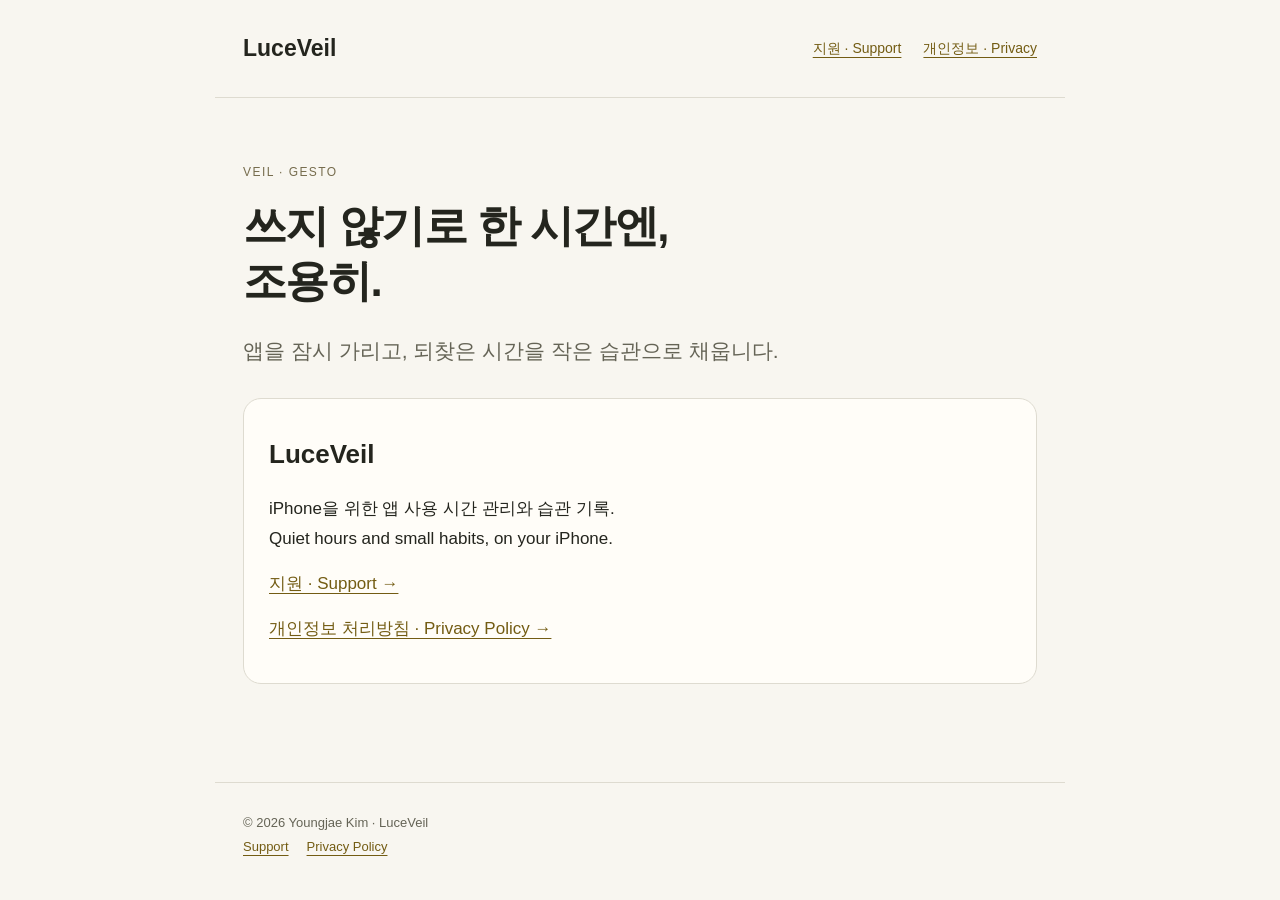
<file: index.html>
<!doctype html>
<html lang="ko"><head><meta charset="utf-8"><meta name="viewport" content="width=device-width,initial-scale=1"><title>LuceVeil · LuceVeil</title><meta name="description" content="Veil과 Gesto를 위한 공식 지원 및 개인정보 안내."><link rel="stylesheet" href="style.css"></head><body><a class="skip" href="#main">본문으로 이동 / Skip to content</a><header><a class="brand" href="index.html">LuceVeil</a><nav aria-label="주요 메뉴 / Main navigation"><a href="support.html">지원 · Support</a><a href="PRIVACY.html">개인정보 · Privacy</a></nav></header><main id="main"><p class="eyebrow">Veil · Gesto</p><h1>쓰지 않기로 한 시간엔,<br>조용히.</h1><p class="intro">앱을 잠시 가리고, 되찾은 시간을 작은 습관으로 채웁니다.</p><div class="card"><h2 style="border:0;margin-top:0">LuceVeil</h2><p>iPhone을 위한 앱 사용 시간 관리와 습관 기록.<br><span lang="en">Quiet hours and small habits, on your iPhone.</span></p><p><a href="support.html">지원 · Support →</a></p><p><a href="PRIVACY.html">개인정보 처리방침 · Privacy Policy →</a></p></div></main><footer>© 2026 Youngjae Kim · LuceVeil<br><a href="support.html">Support</a><a href="PRIVACY.html">Privacy Policy</a></footer></body></html>
</file>
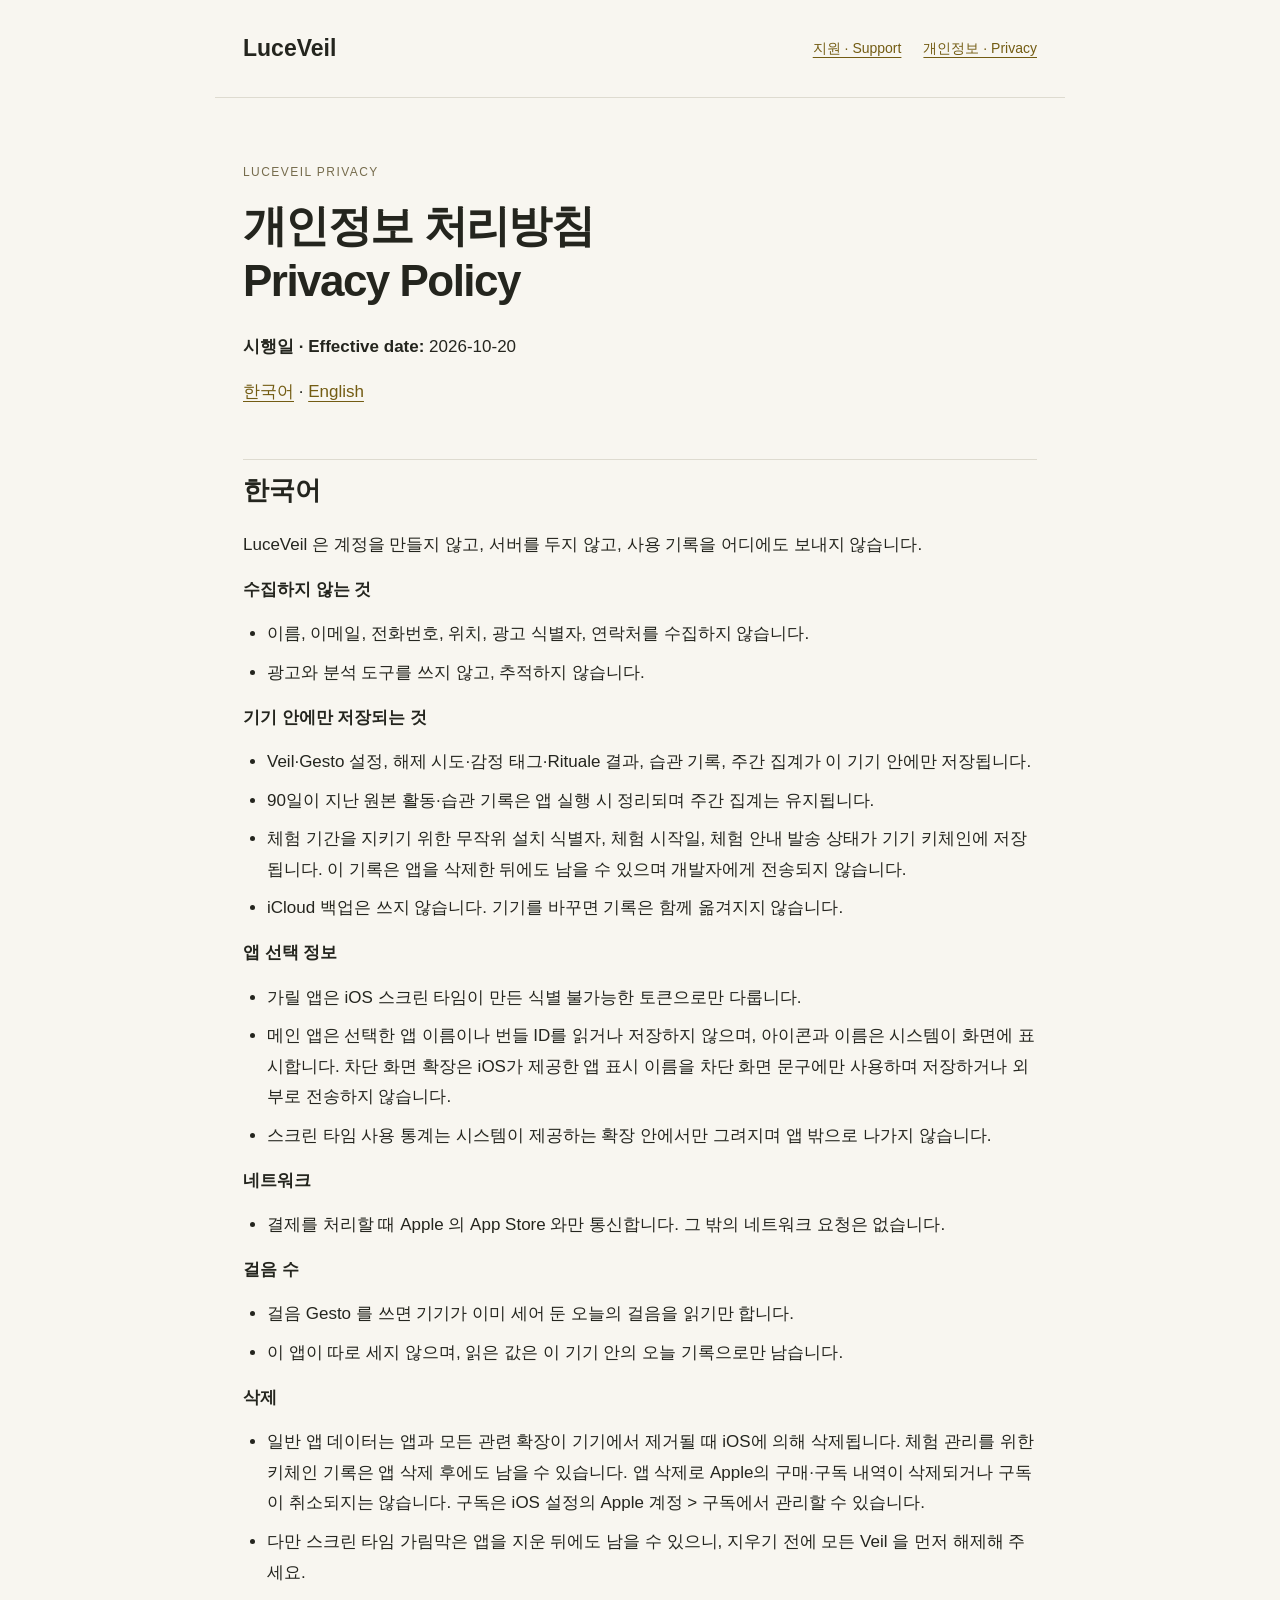
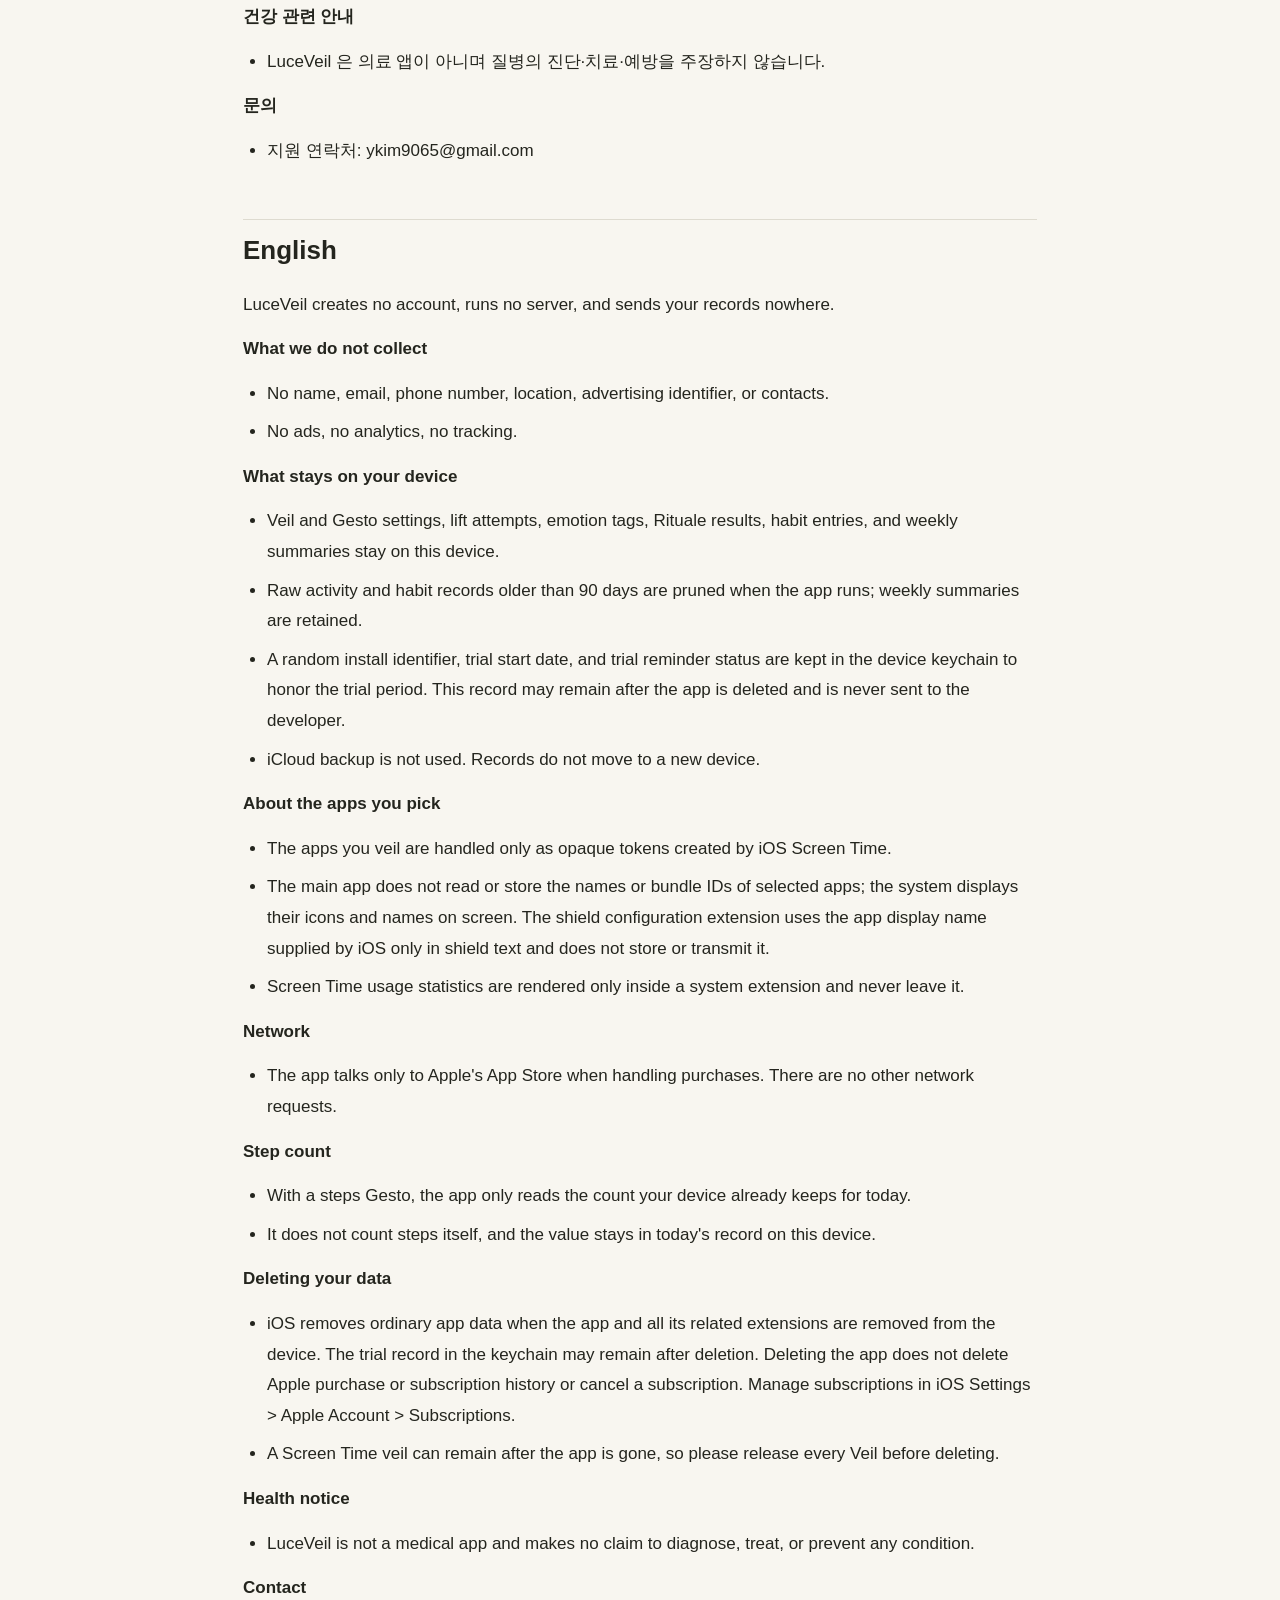
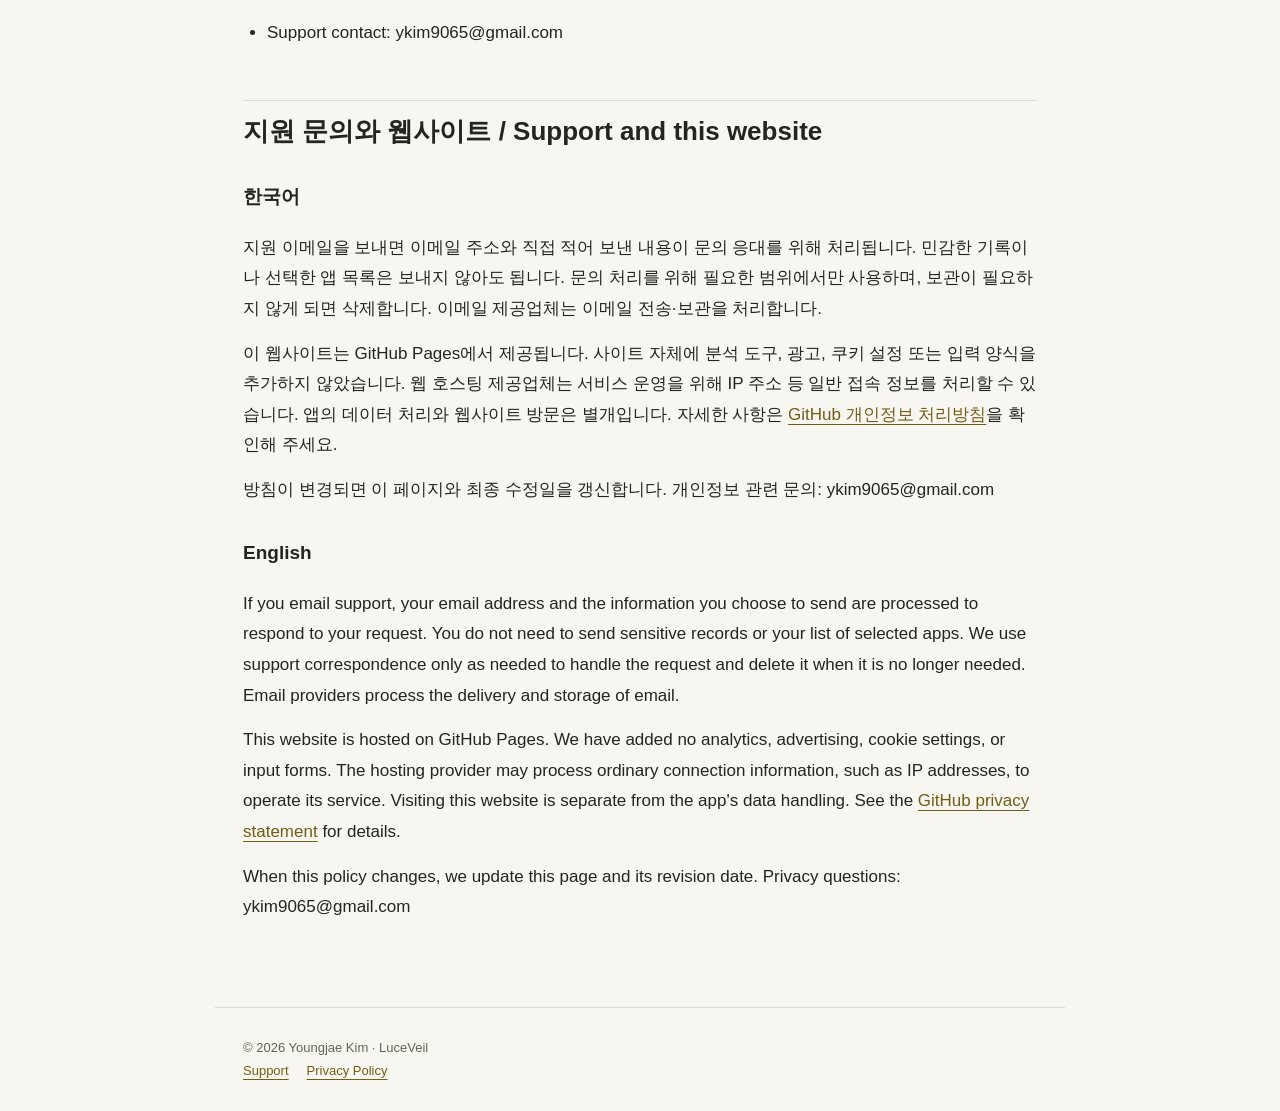
<file: PRIVACY.html>
<!doctype html>
<html lang="ko"><head><meta charset="utf-8"><meta name="viewport" content="width=device-width,initial-scale=1"><title>개인정보 처리방침 · Privacy Policy · LuceVeil</title><meta name="description" content="LuceVeil의 기기 내 데이터 처리와 개인정보 보호 안내. LuceVeil privacy policy."><link rel="stylesheet" href="style.css"></head><body><a class="skip" href="#main">본문으로 이동 / Skip to content</a><header><a class="brand" href="index.html">LuceVeil</a><nav aria-label="주요 메뉴 / Main navigation"><a href="support.html">지원 · Support</a><a href="PRIVACY.html">개인정보 · Privacy</a></nav></header><main id="main"><p class="eyebrow">LuceVeil Privacy</p><h1>개인정보 처리방침<br>Privacy Policy</h1><p><strong>시행일 · Effective date:</strong> 2026-10-20</p><p><a href="#ko">한국어</a> · <a href="#en">English</a></p>
<h2 id="ko">한국어</h2>
<p>LuceVeil 은 계정을 만들지 않고, 서버를 두지 않고, 사용 기록을 어디에도 보내지 않습니다.</p>
<p><strong>수집하지 않는 것</strong></p>
<ul>
<li>이름, 이메일, 전화번호, 위치, 광고 식별자, 연락처를 수집하지 않습니다.</li>
<li>광고와 분석 도구를 쓰지 않고, 추적하지 않습니다.</li>
</ul>
<p><strong>기기 안에만 저장되는 것</strong></p>
<ul>
<li>Veil·Gesto 설정, 해제 시도·감정 태그·Rituale 결과, 습관 기록, 주간 집계가 이 기기 안에만 저장됩니다.</li>
<li>90일이 지난 원본 활동·습관 기록은 앱 실행 시 정리되며 주간 집계는 유지됩니다.</li>
<li>체험 기간을 지키기 위한 무작위 설치 식별자, 체험 시작일, 체험 안내 발송 상태가 기기 키체인에 저장됩니다. 이 기록은 앱을 삭제한 뒤에도 남을 수 있으며 개발자에게 전송되지 않습니다.</li>
<li>iCloud 백업은 쓰지 않습니다. 기기를 바꾸면 기록은 함께 옮겨지지 않습니다.</li>
</ul>
<p><strong>앱 선택 정보</strong></p>
<ul>
<li>가릴 앱은 iOS 스크린 타임이 만든 식별 불가능한 토큰으로만 다룹니다.</li>
<li>메인 앱은 선택한 앱 이름이나 번들 ID를 읽거나 저장하지 않으며, 아이콘과 이름은 시스템이 화면에 표시합니다. 차단 화면 확장은 iOS가 제공한 앱 표시 이름을 차단 화면 문구에만 사용하며 저장하거나 외부로 전송하지 않습니다.</li>
<li>스크린 타임 사용 통계는 시스템이 제공하는 확장 안에서만 그려지며 앱 밖으로 나가지 않습니다.</li>
</ul>
<p><strong>네트워크</strong></p>
<ul>
<li>결제를 처리할 때 Apple 의 App Store 와만 통신합니다. 그 밖의 네트워크 요청은 없습니다.</li>
</ul>
<p><strong>걸음 수</strong></p>
<ul>
<li>걸음 Gesto 를 쓰면 기기가 이미 세어 둔 오늘의 걸음을 읽기만 합니다.</li>
<li>이 앱이 따로 세지 않으며, 읽은 값은 이 기기 안의 오늘 기록으로만 남습니다.</li>
</ul>
<p><strong>삭제</strong></p>
<ul>
<li>일반 앱 데이터는 앱과 모든 관련 확장이 기기에서 제거될 때 iOS에 의해 삭제됩니다. 체험 관리를 위한 키체인 기록은 앱 삭제 후에도 남을 수 있습니다. 앱 삭제로 Apple의 구매·구독 내역이 삭제되거나 구독이 취소되지는 않습니다. 구독은 iOS 설정의 Apple 계정 &gt; 구독에서 관리할 수 있습니다.</li>
<li>다만 스크린 타임 가림막은 앱을 지운 뒤에도 남을 수 있으니, 지우기 전에 모든 Veil 을 먼저 해제해 주세요.</li>
</ul>
<p><strong>건강 관련 안내</strong></p>
<ul>
<li>LuceVeil 은 의료 앱이 아니며 질병의 진단·치료·예방을 주장하지 않습니다.</li>
</ul>
<p><strong>문의</strong></p>
<ul>
<li>지원 연락처: ykim9065@gmail.com</li>
</ul>
<section lang="en"><h2 id="en">English</h2>
<p>LuceVeil creates no account, runs no server, and sends your records nowhere.</p>
<p><strong>What we do not collect</strong></p>
<ul>
<li>No name, email, phone number, location, advertising identifier, or contacts.</li>
<li>No ads, no analytics, no tracking.</li>
</ul>
<p><strong>What stays on your device</strong></p>
<ul>
<li>Veil and Gesto settings, lift attempts, emotion tags, Rituale results, habit entries, and weekly summaries stay on this device.</li>
<li>Raw activity and habit records older than 90 days are pruned when the app runs; weekly summaries are retained.</li>
<li>A random install identifier, trial start date, and trial reminder status are kept in the device keychain to honor the trial period. This record may remain after the app is deleted and is never sent to the developer.</li>
<li>iCloud backup is not used. Records do not move to a new device.</li>
</ul>
<p><strong>About the apps you pick</strong></p>
<ul>
<li>The apps you veil are handled only as opaque tokens created by iOS Screen Time.</li>
<li>The main app does not read or store the names or bundle IDs of selected apps; the system displays their icons and names on screen. The shield configuration extension uses the app display name supplied by iOS only in shield text and does not store or transmit it.</li>
<li>Screen Time usage statistics are rendered only inside a system extension and never leave it.</li>
</ul>
<p><strong>Network</strong></p>
<ul>
<li>The app talks only to Apple&#x27;s App Store when handling purchases. There are no other network requests.</li>
</ul>
<p><strong>Step count</strong></p>
<ul>
<li>With a steps Gesto, the app only reads the count your device already keeps for today.</li>
<li>It does not count steps itself, and the value stays in today&#x27;s record on this device.</li>
</ul>
<p><strong>Deleting your data</strong></p>
<ul>
<li>iOS removes ordinary app data when the app and all its related extensions are removed from the device. The trial record in the keychain may remain after deletion. Deleting the app does not delete Apple purchase or subscription history or cancel a subscription. Manage subscriptions in iOS Settings &gt; Apple Account &gt; Subscriptions.</li>
<li>A Screen Time veil can remain after the app is gone, so please release every Veil before deleting.</li>
</ul>
<p><strong>Health notice</strong></p>
<ul>
<li>LuceVeil is not a medical app and makes no claim to diagnose, treat, or prevent any condition.</li>
</ul>
<p><strong>Contact</strong></p>
<ul>
<li>Support contact: ykim9065@gmail.com</li>
</ul>
</section><h2>지원 문의와 웹사이트 / Support and this website</h2>
<h3 id="ko">한국어</h3>
<p>지원 이메일을 보내면 이메일 주소와 직접 적어 보낸 내용이 문의 응대를 위해 처리됩니다. 민감한 기록이나 선택한 앱 목록은 보내지 않아도 됩니다. 문의 처리를 위해 필요한 범위에서만 사용하며, 보관이 필요하지 않게 되면 삭제합니다. 이메일 제공업체는 이메일 전송·보관을 처리합니다.</p>
<p>이 웹사이트는 GitHub Pages에서 제공됩니다. 사이트 자체에 분석 도구, 광고, 쿠키 설정 또는 입력 양식을 추가하지 않았습니다. 웹 호스팅 제공업체는 서비스 운영을 위해 IP 주소 등 일반 접속 정보를 처리할 수 있습니다. 앱의 데이터 처리와 웹사이트 방문은 별개입니다. 자세한 사항은 <a href="https://docs.github.com/en/site-policy/privacy-policies/github-general-privacy-statement">GitHub 개인정보 처리방침</a>을 확인해 주세요.</p>
<p>방침이 변경되면 이 페이지와 최종 수정일을 갱신합니다. 개인정보 관련 문의: ykim9065@gmail.com</p>
<h3 id="en">English</h3>
<p>If you email support, your email address and the information you choose to send are processed to respond to your request. You do not need to send sensitive records or your list of selected apps. We use support correspondence only as needed to handle the request and delete it when it is no longer needed. Email providers process the delivery and storage of email.</p>
<p>This website is hosted on GitHub Pages. We have added no analytics, advertising, cookie settings, or input forms. The hosting provider may process ordinary connection information, such as IP addresses, to operate its service. Visiting this website is separate from the app&#x27;s data handling. See the <a href="https://docs.github.com/en/site-policy/privacy-policies/github-general-privacy-statement">GitHub privacy statement</a> for details.</p>
<p>When this policy changes, we update this page and its revision date. Privacy questions: ykim9065@gmail.com</p></main><footer>© 2026 Youngjae Kim · LuceVeil<br><a href="support.html">Support</a><a href="PRIVACY.html">Privacy Policy</a></footer></body></html>
</file>
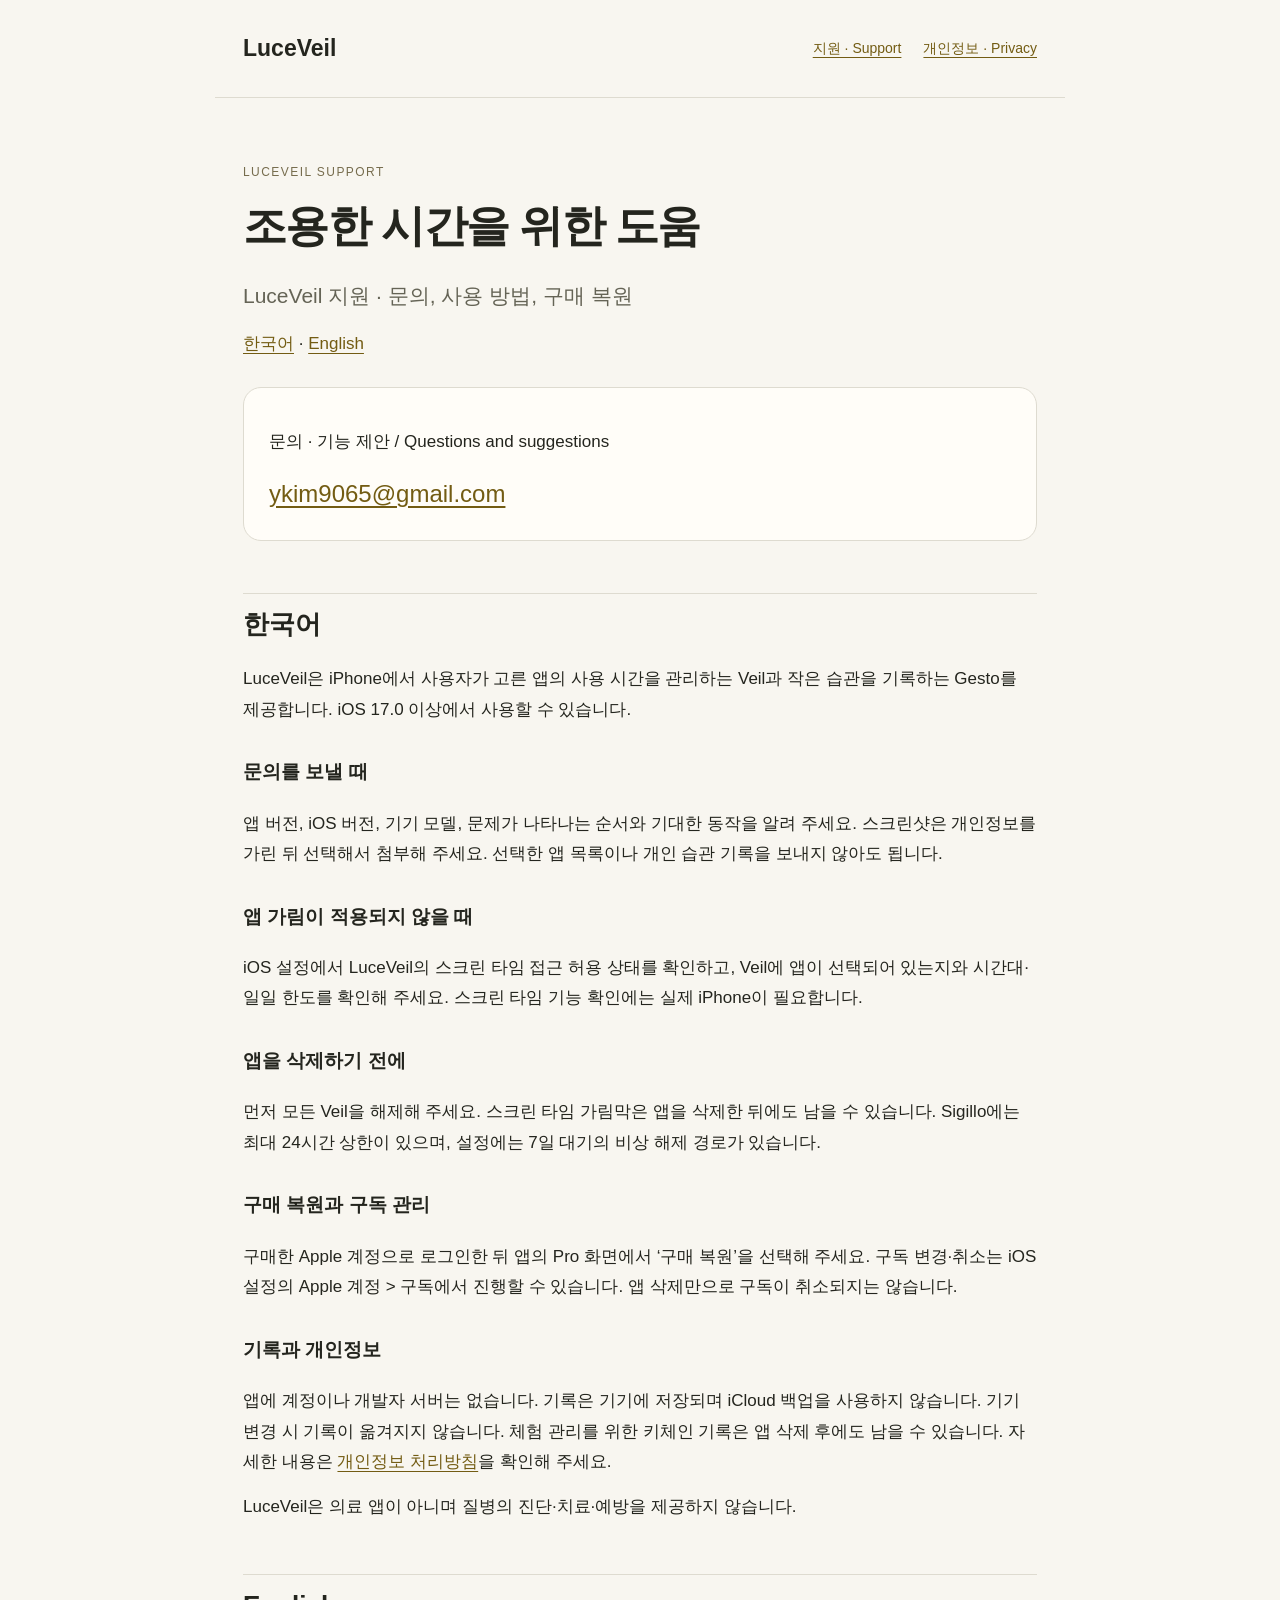
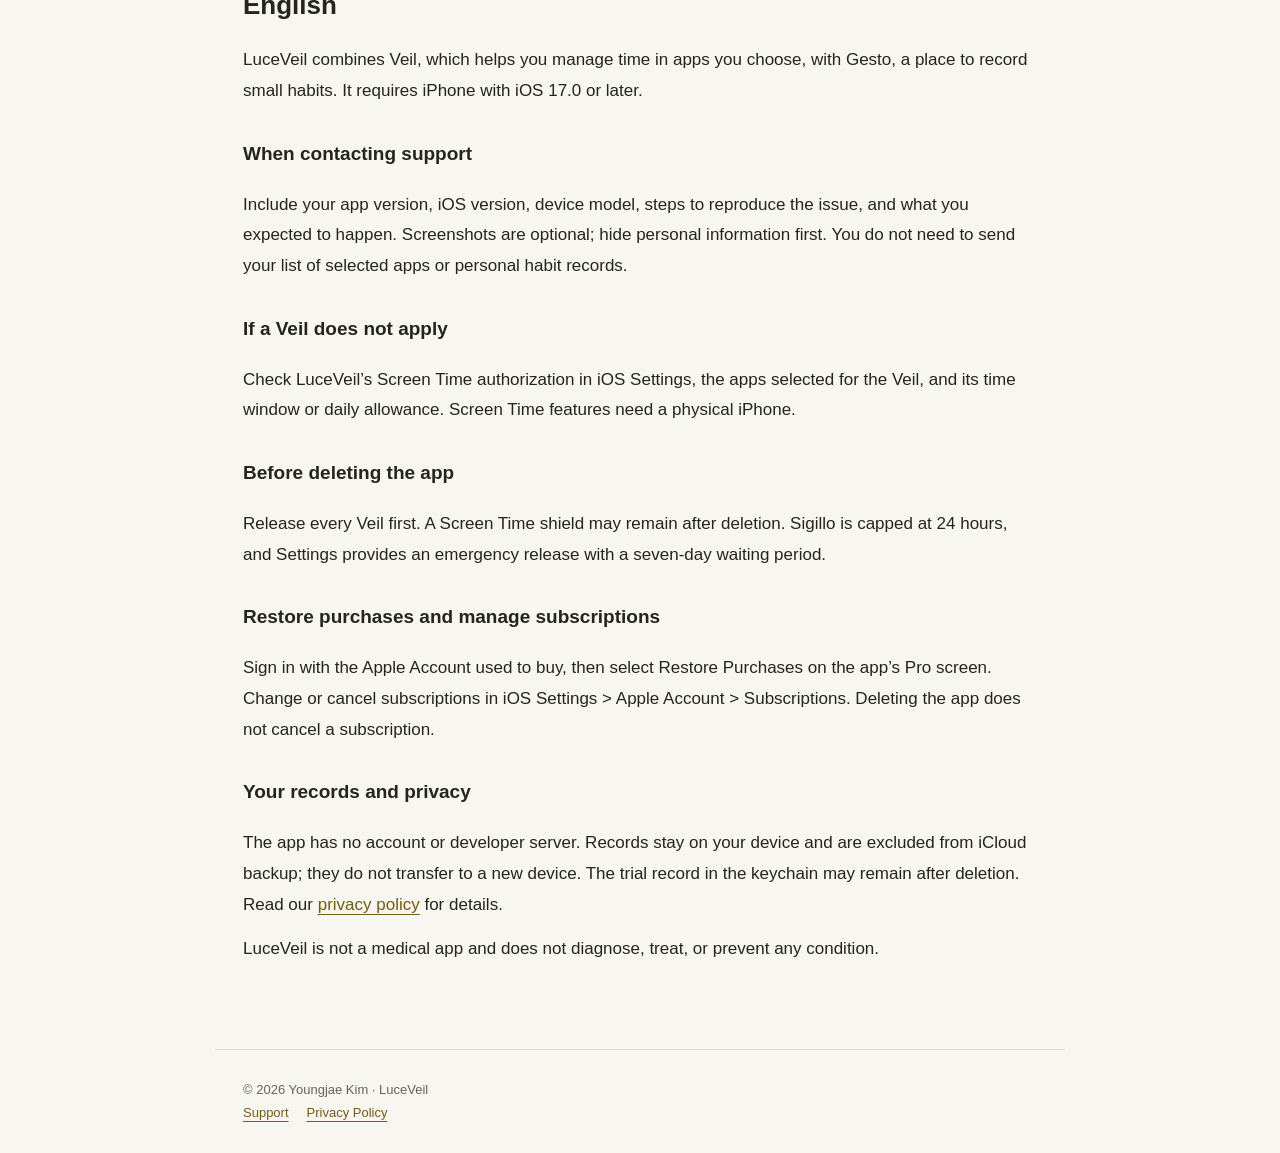
<file: support.html>
<!doctype html>
<html lang="ko"><head><meta charset="utf-8"><meta name="viewport" content="width=device-width,initial-scale=1"><title>지원 · Support · LuceVeil</title><meta name="description" content="LuceVeil 사용 도움말과 지원 연락처. Help and support for LuceVeil."><link rel="stylesheet" href="style.css"></head><body><a class="skip" href="#main">본문으로 이동 / Skip to content</a><header><a class="brand" href="index.html">LuceVeil</a><nav aria-label="주요 메뉴 / Main navigation"><a href="support.html">지원 · Support</a><a href="PRIVACY.html">개인정보 · Privacy</a></nav></header><main id="main"><p class="eyebrow">LuceVeil Support</p><h1>조용한 시간을 위한 도움</h1><p class="intro">LuceVeil 지원 · 문의, 사용 방법, 구매 복원</p><p><a href="#ko">한국어</a> · <a href="#en">English</a></p><div class="card"><p>문의 · 기능 제안 / Questions and suggestions</p><a class="mail" href="mailto:ykim9065@gmail.com?subject=LuceVeil%20Support">ykim9065@gmail.com</a></div>
<section lang="ko" aria-labelledby="ko"><h2 id="ko">한국어</h2><p>LuceVeil은 iPhone에서 사용자가 고른 앱의 사용 시간을 관리하는 Veil과 작은 습관을 기록하는 Gesto를 제공합니다. iOS 17.0 이상에서 사용할 수 있습니다.</p><h3>문의를 보낼 때</h3><p>앱 버전, iOS 버전, 기기 모델, 문제가 나타나는 순서와 기대한 동작을 알려 주세요. 스크린샷은 개인정보를 가린 뒤 선택해서 첨부해 주세요. 선택한 앱 목록이나 개인 습관 기록을 보내지 않아도 됩니다.</p><h3>앱 가림이 적용되지 않을 때</h3><p>iOS 설정에서 LuceVeil의 스크린 타임 접근 허용 상태를 확인하고, Veil에 앱이 선택되어 있는지와 시간대·일일 한도를 확인해 주세요. 스크린 타임 기능 확인에는 실제 iPhone이 필요합니다.</p><h3>앱을 삭제하기 전에</h3><p>먼저 모든 Veil을 해제해 주세요. 스크린 타임 가림막은 앱을 삭제한 뒤에도 남을 수 있습니다. Sigillo에는 최대 24시간 상한이 있으며, 설정에는 7일 대기의 비상 해제 경로가 있습니다.</p><h3>구매 복원과 구독 관리</h3><p>구매한 Apple 계정으로 로그인한 뒤 앱의 Pro 화면에서 ‘구매 복원’을 선택해 주세요. 구독 변경·취소는 iOS 설정의 Apple 계정 &gt; 구독에서 진행할 수 있습니다. 앱 삭제만으로 구독이 취소되지는 않습니다.</p><h3>기록과 개인정보</h3><p>앱에 계정이나 개발자 서버는 없습니다. 기록은 기기에 저장되며 iCloud 백업을 사용하지 않습니다. 기기 변경 시 기록이 옮겨지지 않습니다. 체험 관리를 위한 키체인 기록은 앱 삭제 후에도 남을 수 있습니다. 자세한 내용은 <a href="PRIVACY.html#ko">개인정보 처리방침</a>을 확인해 주세요.</p><p>LuceVeil은 의료 앱이 아니며 질병의 진단·치료·예방을 제공하지 않습니다.</p></section>
<section lang="en" aria-labelledby="en"><h2 id="en">English</h2><p>LuceVeil combines Veil, which helps you manage time in apps you choose, with Gesto, a place to record small habits. It requires iPhone with iOS 17.0 or later.</p><h3>When contacting support</h3><p>Include your app version, iOS version, device model, steps to reproduce the issue, and what you expected to happen. Screenshots are optional; hide personal information first. You do not need to send your list of selected apps or personal habit records.</p><h3>If a Veil does not apply</h3><p>Check LuceVeil’s Screen Time authorization in iOS Settings, the apps selected for the Veil, and its time window or daily allowance. Screen Time features need a physical iPhone.</p><h3>Before deleting the app</h3><p>Release every Veil first. A Screen Time shield may remain after deletion. Sigillo is capped at 24 hours, and Settings provides an emergency release with a seven-day waiting period.</p><h3>Restore purchases and manage subscriptions</h3><p>Sign in with the Apple Account used to buy, then select Restore Purchases on the app’s Pro screen. Change or cancel subscriptions in iOS Settings &gt; Apple Account &gt; Subscriptions. Deleting the app does not cancel a subscription.</p><h3>Your records and privacy</h3><p>The app has no account or developer server. Records stay on your device and are excluded from iCloud backup; they do not transfer to a new device. The trial record in the keychain may remain after deletion. Read our <a href="PRIVACY.html#en">privacy policy</a> for details.</p><p>LuceVeil is not a medical app and does not diagnose, treat, or prevent any condition.</p></section></main><footer>© 2026 Youngjae Kim · LuceVeil<br><a href="support.html">Support</a><a href="PRIVACY.html">Privacy Policy</a></footer></body></html>
</file>
<file: style.css>
*{box-sizing:border-box}html{scroll-behavior:smooth;scroll-padding-top:2rem}body{margin:0;background:#f8f6f0;color:#24251e;font:17px/1.8 -apple-system,BlinkMacSystemFont,"Segoe UI",sans-serif}a{color:#735c13;text-underline-offset:4px}a:hover{color:#403509}a:focus-visible{outline:3px solid #a78a31;outline-offset:5px}.skip{position:absolute;left:-9999px}.skip:focus{left:16px;top:8px;background:white;padding:8px}header,main,footer{max-width:850px;margin:auto;padding:28px 28px}header{display:flex;align-items:center;justify-content:space-between;border-bottom:1px solid #dedbd0;gap:20px}.brand{font-size:23px;font-weight:650;text-decoration:none;color:#24251e}nav{display:flex;gap:22px;font-size:14px}main{padding-top:50px;padding-bottom:70px}h1{font-size:clamp(30px,5vw,44px);line-height:1.25;letter-spacing:-.035em;margin:0 0 24px}h2{font-size:26px;line-height:1.4;margin-top:52px;padding-top:12px;border-top:1px solid #dedbd0}h3{font-size:19px;margin-top:30px}p,ul{margin:14px 0}li{margin:8px 0}ul{padding-left:24px}.eyebrow{color:#766c4d;text-transform:uppercase;letter-spacing:.12em;font-size:12px;margin-bottom:14px}.intro{font-size:21px;color:#656456;max-width:650px}.card{padding:25px;border:1px solid #dedbd0;border-radius:18px;background:#fffdf8;margin:28px 0}.mail{font-size:clamp(18px,3vw,24px);overflow-wrap:anywhere}footer{font-size:13px;color:#656456;border-top:1px solid #dedbd0}footer a{margin-right:18px}@media(max-width:560px){header{align-items:flex-start;flex-direction:column;padding:22px}main,footer{padding:30px 22px}nav{flex-wrap:wrap;gap:18px}.card{padding:20px}}@media(prefers-reduced-motion:reduce){html{scroll-behavior:auto}}
</file>
